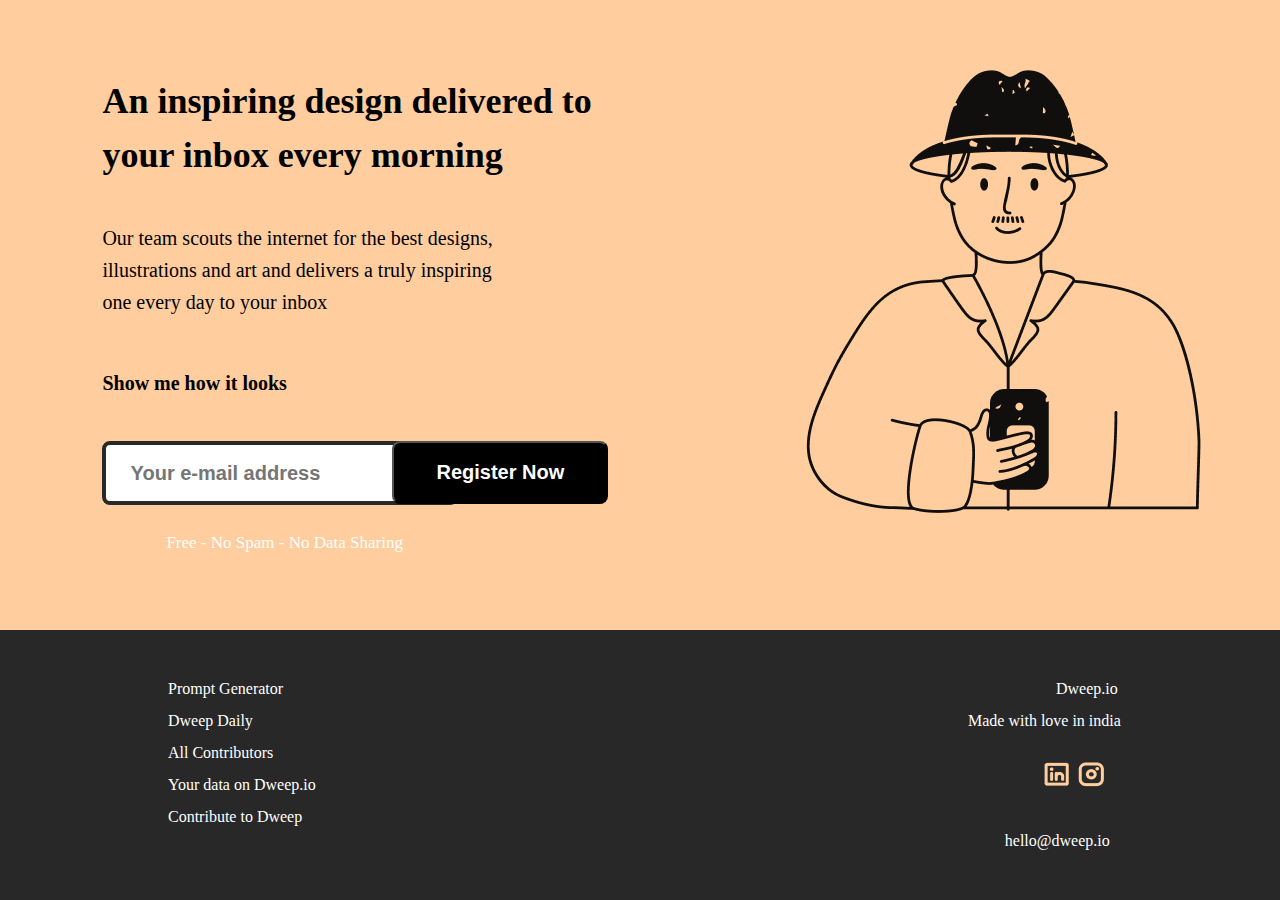
<file: Micro Project 1/index.html>
<!DOCTYPE html>
<html lang="en">
  <head>
    <meta charset="UTF-8" />
    <meta http-equiv="X-UA-Compatible" content="IE=edge" />
    <meta name="viewport" content="width=device-width, initial-scale=1.0" />
    <link rel="stylesheet" href="style.css" />
    <title>A_Goyal MP1</title>
  </head>
  <body>
    <div class="top-section">
      <header>
        <div id="d1">
          <p>An inspiring design delivered to your inbox every morning</p>
        </div>
        <div id="d2">
          <p>
            Our team scouts the internet for the best designs, illustrations and
            art and delivers a truly inspiring one every day to your inbox
          </p>
        </div>
        <div id="d3">
          <p>Show me how it looks</p>
        </div>
        <div>
          <form>
            <input
              id="d4"
              type="email"
              name="Email"
              placeholder="&nbsp;&nbsp;&nbsp;&nbsp;Your e-mail address"
            />
          </form>
        </div>
        <div>
          <form id="d5">
            <input id="button" type="button" value="Register Now" />
          </form>
        </div>
        <div id="d6">
          <p>Free - No Spam - No Data Sharing</p>
        </div>
        <div id="d7">
          <img src="mp1.png" alt="Man wearing a hat" />
        </div>
      </header>
    </div>
    <div class="bottom-section">
      <footer>
        <div>
          <ul id="d8">
            <li>Prompt Generator</li>
            <li>Dweep Daily</li>
            <li>All Contributors</li>
            <li>Your data on Dweep.io</li>
            <li>Contribute to Dweep</li>
          </ul>
        </div>
        <div>
          <ul id="d9">
            <li>
              &nbsp;&nbsp;&nbsp;&nbsp;&nbsp;&nbsp;&nbsp;&nbsp;&nbsp;&nbsp;&nbsp;&nbsp;&nbsp;&nbsp;&nbsp;&nbsp;&nbsp;&nbsp;&nbsp;&nbsp;&nbsp;&nbsp;Dweep.io
            </li>
            <li>Made with love in india</li>
          </ul>
        </div>
        <div id="l1">
          <img src="ll.png" alt="Linkedin" />
          <img src="il.png" alt="Instagram" />
        </div>
        <div id="l2">
          <p>hello@dweep.io</p>
        </div>
      </footer>
    </div>
  </body>
</html>
</file>
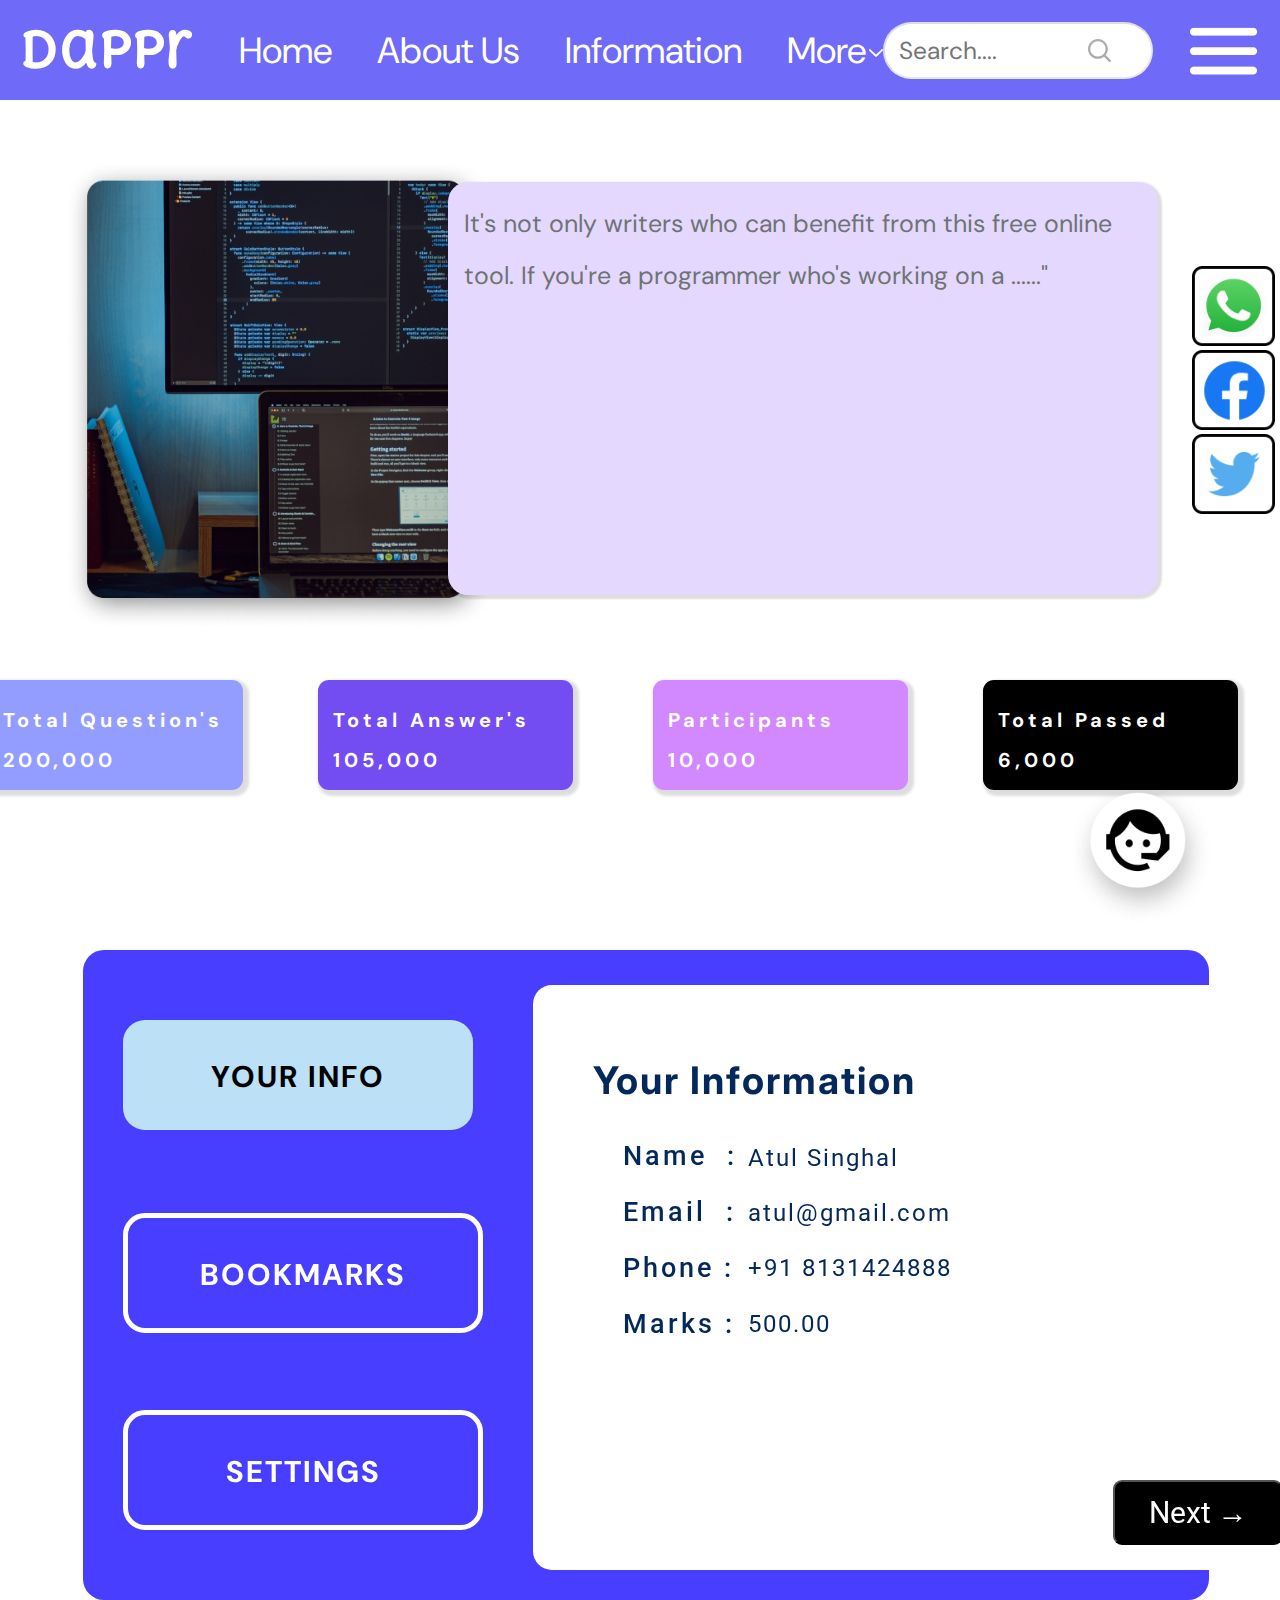
<file: Micro Project 2/index.html>
<!DOCTYPE html>
<html lang="en">
  <head>
    <meta charset="UTF-8" />
    <meta name="viewport" content="width=device-width, initial-scale=1.0" />
    <meta name="description" content="Dappr" />
    <link rel="preconnect" href="https://fonts.googleapis.com">
    <link rel="preconnect" href="https://fonts.gstatic.com" crossorigin>
    <link href="https://fonts.googleapis.com/css2?family=Delius+Unicase:wght@400;700&display=swap" rel="stylesheet">
    <link href="https://fonts.googleapis.com/css2?family=DM+Sans:wght@400;700&display=swap" rel="stylesheet">
    <link href="https://fonts.googleapis.com/css2?family=Roboto:wght@400;700&display=swap" rel="stylesheet">
    <link href="https://fonts.googleapis.com/css2?family=Inter:wght@400;700&display=swap" rel="stylesheet">
    <link href="styles.css" rel="stylesheet" />
    <title>A_Goyal MP2</title>
  </head>
  <body class="body">
    <header class="Header">
      <nav class="NavBar">
        <div class="Nav">
          <h1>Dappr</h1>
          <ul>
            <li>Home</li>
            <li>About Us</li>
            <li>Information</li>
            <li>More</li>
            <li><img id="imgg" src="dd.png" alt="Dropdown menu" /></li>
          </ul>
          <a> <svg width="23" height="23" viewBox="0 0 26 26" fill="none" xmlns="http://www.w3.org/2000/svg">
            <path d="M23.6372 25.6055L18.0713 20.0303C17.1962 20.79 16.1752 21.3817 15.0083 21.8054C13.8415 22.2291 12.6018 22.4409 11.2891 22.4409C8.13864 22.4409 5.46951 21.3451 3.28171 19.1537C1.0939 16.9622 0 14.3178 0 11.2204C0 8.12314 1.0939 5.47873 3.28171 3.28724C5.46951 1.09575 8.12405 0 11.2453 0C14.3374 0 16.9701 1.09575 19.1433 3.28724C21.3165 5.47873 22.4031 8.12314 22.4031 11.2204C22.4031 12.4769 22.1989 13.6895 21.7905 14.8583C21.3822 16.0271 20.7696 17.1229 19.9528 18.1456L25.6062 23.7208C25.8687 23.9546 26 24.2541 26 24.6194C26 24.9846 25.8541 25.3133 25.5624 25.6055C25.2999 25.8685 24.979 26 24.5998 26C24.2206 26 23.8997 25.8685 23.6372 25.6055ZM11.2453 19.8111C13.6082 19.8111 15.6209 18.971 17.2837 17.2909C18.9464 15.6107 19.7778 13.5873 19.7778 11.2204C19.7778 8.85364 18.9464 6.83016 17.2837 5.15001C15.6209 3.46987 13.6082 2.62979 11.2453 2.62979C8.85332 2.62979 6.81866 3.46987 5.14134 5.15001C3.46403 6.83016 2.62537 8.85364 2.62537 11.2204C2.62537 13.5873 3.46403 15.6107 5.14134 17.2909C6.81866 18.971 8.85332 19.8111 11.2453 19.8111Z" fill="#ADADAD"/>
            </svg>
            </a>
          <input type="search" placeholder="&nbsp;&nbsp;Search...."  />

          
          <img src="menu.png" alt="sideMenu" />
        </div>
      </nav>
    </header>

    <main>
      <section class="CodeContent">
        <img src="code.png" alt="Coding Image" />
          <p>It's not only writers who can benefit from this free online tool. If you're a programmer who's working on a ......"</p>
      </section>

      <section class="Cards">
        <ul id="c1">
          <li>Total Question's <br>200,000</li>
        </ul>
        <ul id="c2">
          <li>Total Answer's <br> 105,000</li>
        </ul>
        <ul id="c3">
          <li>Participants <br> 10,000</li>
        </ul>
        <ul id="c4">
          <li>Total Passed <br> 6,000</li>
        </ul>
      </section>

      <aside class="SocialMedia">
        <a class="rk1"> <ul>
          <li>
            <img src="wa.png" alt="WhatsApp" />
          </li>
          <li>
            <img src="fb.png" alt="Facebook" />
          </li>
          <li>
            <img src="x.png" alt="Twitter" />
          </li>
        </ul>
      </a>
      </aside>

    <div class="InfoView">
      <section class="InfoCard">
        <h2>Your Information</h2>
        <ul id="info">
          <li>Name &nbsp;: </li>
          <li>Email  &nbsp;: </li>
          <li>Phone  : </li>
          <li>Marks  : </li>
        </ul>
        <ul id="info2">
          <li>Atul Singhal</li>
          <li>atul@gmail.com</li>
          <li>+91 8131424888</li>
          <li>500.00</li>
        </ul>
      </section>

      <section class="InfoDash">
        <h3 id="h">YOUR INFO</h3>
        <h3 id="hh">BOOKMARKS</h3>
        <h3 id="hhh">SETTINGS</h3>
        <input type="button" value="Next →" />
      </section>
      <a class="rk1"><img id="RK" src="cc.png" alt="customer care" /> </a>
    </main>
  </div>
  

    <footer class="Footer">
    </footer>
  </body>
</html>
</file>
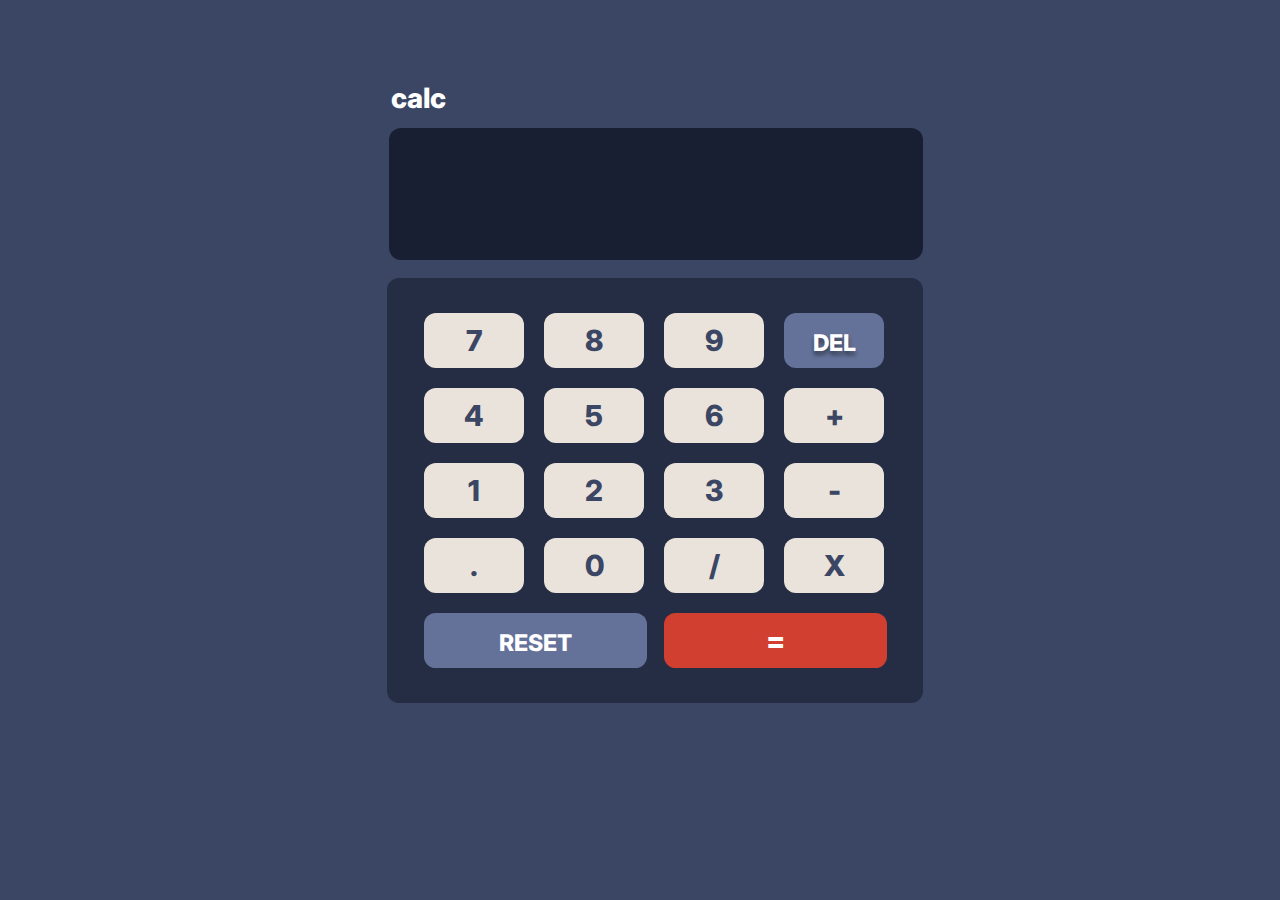
<file: Micro Project 3/index.html>
<!DOCTYPE html>
<html lang="en-us">
  <head>
    <meta charset="UTF-8" />
    <meta name="viewport" content="width=device-width, initial-scale=1.0" />
    <link rel="preconnect" href="https://fonts.googleapis.com" />
    <link rel="preconnect" href="https://fonts.gstatic.com" crossorigin />
    <link
      href="https://fonts.googleapis.com/css2?family=Inter:wght@400;700&display=swap"
      rel="stylesheet"
    />
    <title>Calculator</title>
    <link href="styles.css" rel="stylesheet" />
  </head>
  <body>
    <p>calc</p>
    <main>
      <div class="DisplayContainer">
        <input type="text" readonly class="Disp"/>
      </div>
      <div class="OperationContainer">
        <button onclick="Displays('7')">7</button>
        <button onclick="Displays('8')">8</button>
        <button onclick="Displays('9')">9</button>
        <button onclick="dee()" id="Del">DEL</button>
        <button onclick="Displays('4')">4</button>
        <button onclick="Displays('5')">5</button>
        <button onclick="Displays('6')">6</button>
        <button onclick="Displays('+')">+</button>
        <button onclick="Displays('1')">1</button>
        <button onclick="Displays('2')">2</button>
        <button onclick="Displays('3')">3</button>
        <button onclick="Displays('-')">-</button>
        <button onclick="Displays('.')">.</button>
        <button onclick="Displays('0')">0</button>
        <button onclick="Displays('/')">/</button>
        <button onclick="Displays('x')">X</button>
        <div class="Operators">
          <button onclick="Reset()" id="Reset">RESET</button>
          <button onclick="Output()" id="EqualsTo">=</button>
        </div>
      </div>
    </main>
    <script src="script.js"></script>
  </body>
</html>
</file>
<file: Micro Project 1/style.css>
body {
  margin: 0;
  height: 100vh;
  position: relative;
}

.top-section {
  background-color: #ffcd9e;
  position: absolute;
  top: 0;
  left: 0;
  width: 100%;
  height: 70%;
}

.bottom-section {
  background-color: #282828;
  position: absolute;
  bottom: 0;
  left: 0;
  width: 100%;
  height: 30%;
}

/* Header Section */

#d1 {
  position: absolute;
  font: Inter;
  font-size: 36px;
  width: 562px;
  height: 108px;
  top: 6%;
  left: 8%;
  line-height: 54px;
  font-weight: 700;
}

#d2 {
  position: absolute;
  font: Inter;
  font-size: 20px;
  width: 400px;
  height: 81px;
  top: 32%;
  left: 8%;
  line-height: 32px;
  font-weight: 500;
}

#d3 {
  position: absolute;
  font: Inter;
  font-size: 20px;
  width: 227px;
  height: 81px;
  top: 55%;
  left: 8%;
  line-height: 32px;
  font-weight: 800;
}

#d4 {
  position: absolute;
  font: Inter;
  font-size: 20px;
  width: 344px;
  height: 54px;
  top: 70%;
  left: 8%;
  border-radius: 8px;
  border: 4px;
  line-height: 32px;
  font-weight: 600;
  border-style: solid;
  border-color: #282828;
}

#button {
  font: Inter;
  font-size: 20px;
  font-weight: 600;
  width: 216px;
  height: 63px;
  border-radius: 8px;
  color: #ffffff;
  background-color: black;
}

#d5 {
  position: absolute;
  font: Inter;
  font-size: 20px;
  width: 350px;
  height: 64px;
  top: 70%;
  right: 42%;
  line-height: 32px;
  font-weight: 600;
}

#d6 {
  color: #ffffff;
  position: absolute;
  font: Inter;
  font-size: 17px;
  width: 344px;
  height: 61px;
  top: 81%;
  left: 13%;
  line-height: 32px;
  font-weight: 500;
}

#d7 {
  position: absolute;
  width: 575px;
  height: 575px;
  top: 70px;
  left: 63%;
}

/* Footer Section */

#d8 {
  color: #ffffff;
  position: absolute;
  list-style-type: none;
  font-weight: 400;
  line-height: 32px;
  left: 10%;
  top: 10%;
}

#d9 {
  color: #ffffff;
  position: absolute;
  list-style-type: none;
  font-weight: 400;
  line-height: 32px;
  left: 72.5%;
  top: 10%;
}

#l1 {
  position: absolute;
  left: 81.4%;
  bottom: 40%;
}

#l2 {
  color: #ffffff;
  position: absolute;
  font-weight: 400;
  line-height: 32px;
  left: 78.5%;
  bottom: 10%;
}
</file>
<file: Micro Project 2/styles.css>
.body {
  scroll-behavior: smooth;
  margin: 0%;
  margin-bottom: 500px;
}

.NavBar {
  width: auto;
  height: 100px;
  background-color: #6f6af7;
  position: relative;
}

div.Nav h1 {
  position: absolute;
  font-family: "Delius Unicase";
  font-weight: 700;
  line-height: 78.81px;
  font-size: 50.43px;
  color: #ffffff;
  padding: 0%;
  margin: 0%;
  left: 20px;
  top: 10px;
}

.Nav ul {
  position: absolute;
  list-style-type: none;
  display: flex;
  flex-direction: row;
  left: 12%;
  top: 30px;
}

.Nav ul li {
  text-indent: 45px;
  color: #ffffff;
  font-family: "DM Sans";
  font-weight: 400;
  line-height: 10.43px;
  font-size: 36.43px;
}

#imgg {
  position: absolute;
  left: 100.5%;
  bottom: -1px;
}

div.Nav img {
  position: absolute;
  left: 93%;
  bottom: 25px;
}

div.Nav input {
  position: absolute;
  width: 270px;
  height: 57px;
  top: 22px;
  border-radius: 63px;
  border-color: #00000022;
  left: 69%;
  font-family: "DM Sans";
  font-weight: 400;
  font-size: 24.43px;
  line-height: 31.81px;
}

.CodeContent {
  display: flex;
  justify-content: space-between;
}

.CodeContent img {
  position: relative;
  left: 5%;
  top: 60px;
  border-radius: 20px;
  width: 430px;
  height: 470px;
}

.CodeContent p {
  position: absolute;
  font-size: 25px;
  width: 53%;
  height: 381px;
  top: 57px;
  left: 35%;
  border-radius: 20px;
  border: 6px;
  background-color: #e5d8ff;
  font-family: "DM Sans";
  font-weight: 400;
  line-height: 51.82px;
  padding: 1rem;
  margin-right: 150px;
  box-shadow: 2px 2px 2px 2px #00000022;
  color: #6f7373;
}

.Cards {
  display: flex;
  justify-content: space-evenly;
  position: relative;
}

.Cards ul {
  position: inherit;
  top: 90px;
  width: 240px;
  height: 90px;
  list-style: none;
  color: #ffffff;
  font-family: "DM Sans";
  font-weight: 700;
  border-radius: 11px;
  letter-spacing: 4px;
  line-height: 40px;
  font-size: 20px;
  box-shadow: 3px 3px 3px 3px #00000022;
  padding-top: 20px;
  padding-left: 15px;
}

#c1 {
  background-color: #929dff;
  margin-left: -1050px;
  position: relative;
}

#c2 {
  background-color: #734cf2;
  margin-left: -390px;
  position: absolute;
}

#c3 {
  background-color: #d288ff;
  margin-left: 280px;
  position: absolute;
}

#c4 {
  background-color: #000000;
  margin-left: 940px;
  position: absolute;
}

.SocialMedia ul {
  list-style-type: none;
  position: fixed;
  top: 250px;
  right: 5px;
}

.SocialMedia img {
  height: 80px;
}

.InfoView {
  width: 88%;
  height: 650px;
  top: 850px;
  left: 83px;
  border-radius: 21px;
  background-color: #483eff;
  position: absolute;
}

.InfoCard {
  width: 62.5%;
  height: 90%;
  top: 35px;
  left: 450px;
  border-radius: 19px;
  background-color: #ffffff;
  position: absolute;
}

.InfoCard ul {
  list-style: none;
  font-family: "Roboto";
  letter-spacing: 10%;
}

#h {
  width: 350px;
  height: 110px;
  top: 40px;
  left: 40px;
  border-radius: 22px;
  background-color: #bce0f6;
  letter-spacing: 2px;
  color: #000000;
  position: absolute;
  text-align: center;
  font-size: 30px;
  line-height: 113px;
  text-align: center;
  font-family: "DM Sans";
}

#hh {
  width: 350px;
  height: 110px;
  top: 233px;
  left: 40px;
  border-radius: 22px;
  letter-spacing: 2px;
  color: #ffffff;
  position: absolute;
  text-align: center;
  border: 5px;
  border-color: #ffffff;
  border-style: solid;
  line-height: 113px;
  text-align: center;
  font-size: 30px;
  font-family: "DM Sans";
}

#hhh {
  width: 350px;
  height: 110px;
  top: 430px;
  left: 40px;
  border-radius: 22px;
  border: 5px;
  letter-spacing: 2px;
  border-color: #ffffff;
  color: #ffffff;
  position: absolute;
  border-style: solid;
  line-height: 113px;
  text-align: center;
  font-size: 30px;
  font-family: "DM Sans";
}

div.InfoView h2 {
  position: relative;
  top: 40px;
  left: 60px;
  font-family: "Inter";
  font-weight: 700;
  font-size: 38px;
  letter-spacing: 2px;
  color: #04285a;
}

.InfoDash input {
  width: 170px;
  height: 65px;
  top: 530px;
  left: 1030px;
  border-radius: 9px;
  background-color: #000000;
  font-family: "Roboto";
  font-weight: 400;
  font-size: 30px;
  line-height: 35.16px;
  letter-spacing: 5%;
  color: #ffffff;
  position: absolute;
}

#info {
  position: relative;
  top: 35px;
  left: 50px;
  font-family: "Roboto";
  font-size: 27px;
  font-weight: 500;
  line-height: 55.81px;
  letter-spacing: 3px;
  color: #04285a;
}

#info2 {
  position: absolute;
  left: 175px;
  top: 122px;
  font-family: "Roboto";
  font-size: 24px;
  font-weight: 400;
  line-height: 55.21px;
  letter-spacing: 2px;
  color: #04285a;
}

main {
  position: relative;
}

#RK {
  position: fixed;
  right: 5%;
  bottom: -3%;
  height: 150px;
}

.Nav a {
  position: absolute;
  left: 85%;
  top: 39%;
  z-index: 10;
  cursor: pointer;
}

.rk1 {
  cursor: pointer;
}

.Footer {
  margin-bottom: 65%;
}
</file>
<file: Micro Project 3/styles.css>
body {
  background-color: #3b4664;
  position: relative;
}

p {
  position: absolute;
  top: 45px;
  left: 30.3%;
  color: #ffffff;
  font-size: 28px;
  font-weight: 800;
  font-family: "Inter";
}

.OperationContainer {
  position: absolute;
  width: 536px;
  height: 425px;
  top: 270px;
  left: 30%;
  background-color: #252d44;
  box-shadow: 25%;
  border-radius: 12px;
  display: grid;
  grid-template-columns: repeat(4, 120px);
}

.DisplayContainer input {
  position: absolute;
  width: 484px;
  height: 130px;
  top: 120px;
  left: 30.14%;
  background-color: #181f32;
  box-shadow: 25%;
  border-radius: 12px;
  font-size: 55px;
  font-weight: 900;
  font-family: 'Segoe UI', Tahoma, Geneva, Verdana, sans-serif;
  color: #ffffff;
  text-align: right;
  border: 0;
  padding-right: 25px;
  padding-left: 25px;
}

.OperationContainer button {
  position: relative;
  top: 35px;
  left: 37px;
  width: 100px;
  height: 55px;
  border-radius: 12px;
  font-family: "Inter";
  font-weight: 800;
  font-size: 29px;
  background-color: #eae3db;
  color: #3b4664;
  border: 0;
  cursor: pointer;
  transition: all 0.01s ease;
}

#Del {
  background-color: #647299;
  color: #ffffff;
  font-size: 23px;
  padding-top: 5px;
  text-shadow: 0 4px 4px #00000076;
}

.Operators {
  display: grid;
  grid-template-columns: repeat(2, 240px);
}

.Operators button {
  width: 222.44px;
  height: 55px;
  border-radius: 11.52px;
  color: #ffffff;
  font-family: "Inter";
  font-weight: 800;
  font-size: 29px;
  margin-bottom: 50px;
}

#EqualsTo {
  background-color: #d13f30;
}

#Reset {
  background-color: #647299;
  font-size: 23px;
  padding-top: 5px;
}

button:active {
    transform: scale(0.95);
}
</file>
